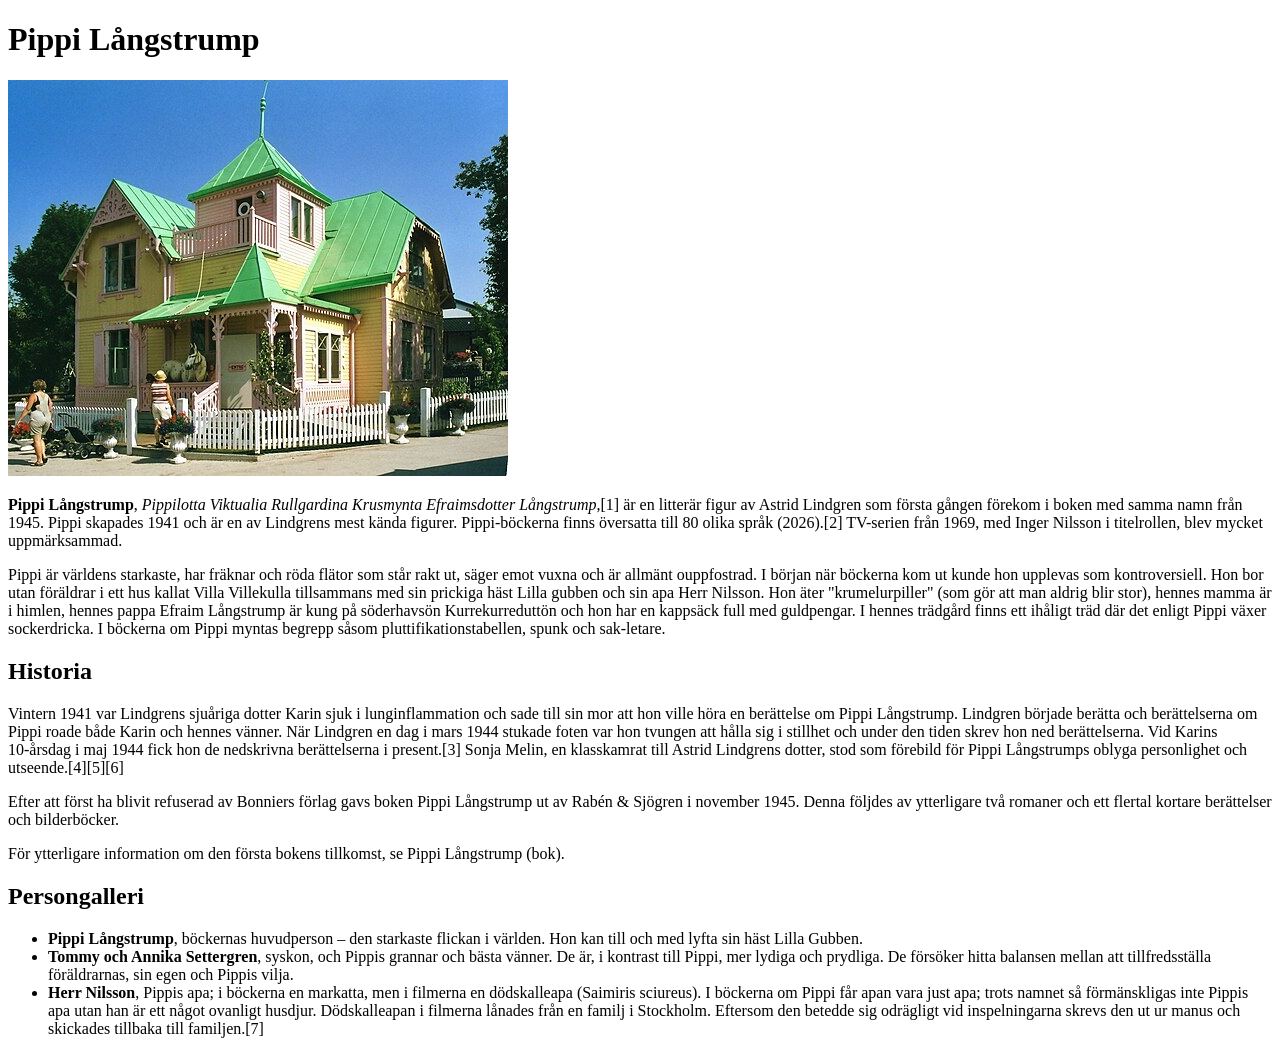
<file: index.html>
<!DOCTYPE html>
<html lang="en">

<head>
    <meta charset="UTF-8">
    <meta name="viewport" content="width=device-width, initial-scale=1.0">
    <title>Document</title>
</head>

<body>
    <h1> Pippi Långstrump</h1>
    <img src="./Villa_villekulla.jpg" alt="Villa Villekulla">
    <p><strong>Pippi Långstrump</strong>, <em>Pippilotta Viktualia Rullgardina Krusmynta Efraimsdotter Långstrump</em>,[1] är en litterär figur av
        Astrid Lindgren som första gången förekom i boken med samma namn från 1945. Pippi skapades 1941 och är en av
        Lindgrens mest kända figurer. Pippi-böckerna finns översatta till 80 olika språk (2026).[2] TV-serien från 1969,
        med Inger Nilsson i titelrollen, blev mycket uppmärksammad.</p>
    <p> Pippi är världens starkaste, har fräknar och röda flätor som står rakt ut, säger emot vuxna och är allmänt
        ouppfostrad. I början när böckerna kom ut kunde hon upplevas som kontroversiell. Hon bor utan föräldrar i ett
        hus kallat Villa Villekulla tillsammans med sin prickiga häst Lilla gubben och sin apa Herr Nilsson. Hon äter
        "krumelurpiller" (som gör att man aldrig blir stor), hennes mamma är i himlen, hennes pappa Efraim Långstrump är
        kung på söderhavsön Kurrekurreduttön och hon har en kappsäck full med guldpengar. I hennes trädgård finns ett
        ihåligt träd där det enligt Pippi växer sockerdricka. I böckerna om Pippi myntas begrepp såsom
        pluttifikationstabellen, spunk och sak-letare.</p>
    <h2>Historia</h2>
    <p>Vintern 1941 var Lindgrens sjuåriga dotter Karin sjuk i lunginflammation och sade till sin mor att hon ville höra
        en berättelse om Pippi Långstrump. Lindgren började berätta och berättelserna om Pippi roade både Karin och
        hennes vänner. När Lindgren en dag i mars 1944 stukade foten var hon tvungen att hålla sig i stillhet och under
        den tiden skrev hon ned berättelserna. Vid Karins 10-årsdag i maj 1944 fick hon de nedskrivna berättelserna i
        present.[3] Sonja Melin, en klasskamrat till Astrid Lindgrens dotter, stod som förebild för Pippi Långstrumps
        oblyga personlighet och utseende.[4][5][6]</p>
    <p>Efter att först ha blivit refuserad av Bonniers förlag gavs boken Pippi Långstrump ut av Rabén & Sjögren i
        november 1945. Denna följdes av ytterligare två romaner och ett flertal kortare berättelser och bilderböcker.
    </p>
    <p>För ytterligare information om den första bokens tillkomst, se Pippi Långstrump (bok).</p>
    <h2>Persongalleri</h2>
    <ul>
        <li><strong>Pippi Långstrump</strong>, böckernas huvudperson – den starkaste flickan i världen. Hon kan till och med lyfta sin häst Lilla Gubben.</li>
        <li><strong>Tommy och Annika Settergren</strong>, syskon, och Pippis grannar och bästa vänner. De är, i kontrast till Pippi, mer lydiga och prydliga. De försöker hitta balansen mellan att tillfredsställa föräldrarnas, sin egen och Pippis vilja.</li>
        <li><strong>Herr Nilsson</strong>, Pippis apa; i böckerna en markatta, men i filmerna en dödskalleapa (Saimiris sciureus). I böckerna om Pippi får apan vara just apa; trots namnet så förmänskligas inte Pippis apa utan han är ett något ovanligt husdjur. Dödskalleapan i filmerna lånades från en familj i Stockholm. Eftersom den betedde sig odrägligt vid inspelningarna skrevs den ut ur manus och skickades tillbaka till familjen.[7]</li>
    </ul>
</body>

</html>
</file>
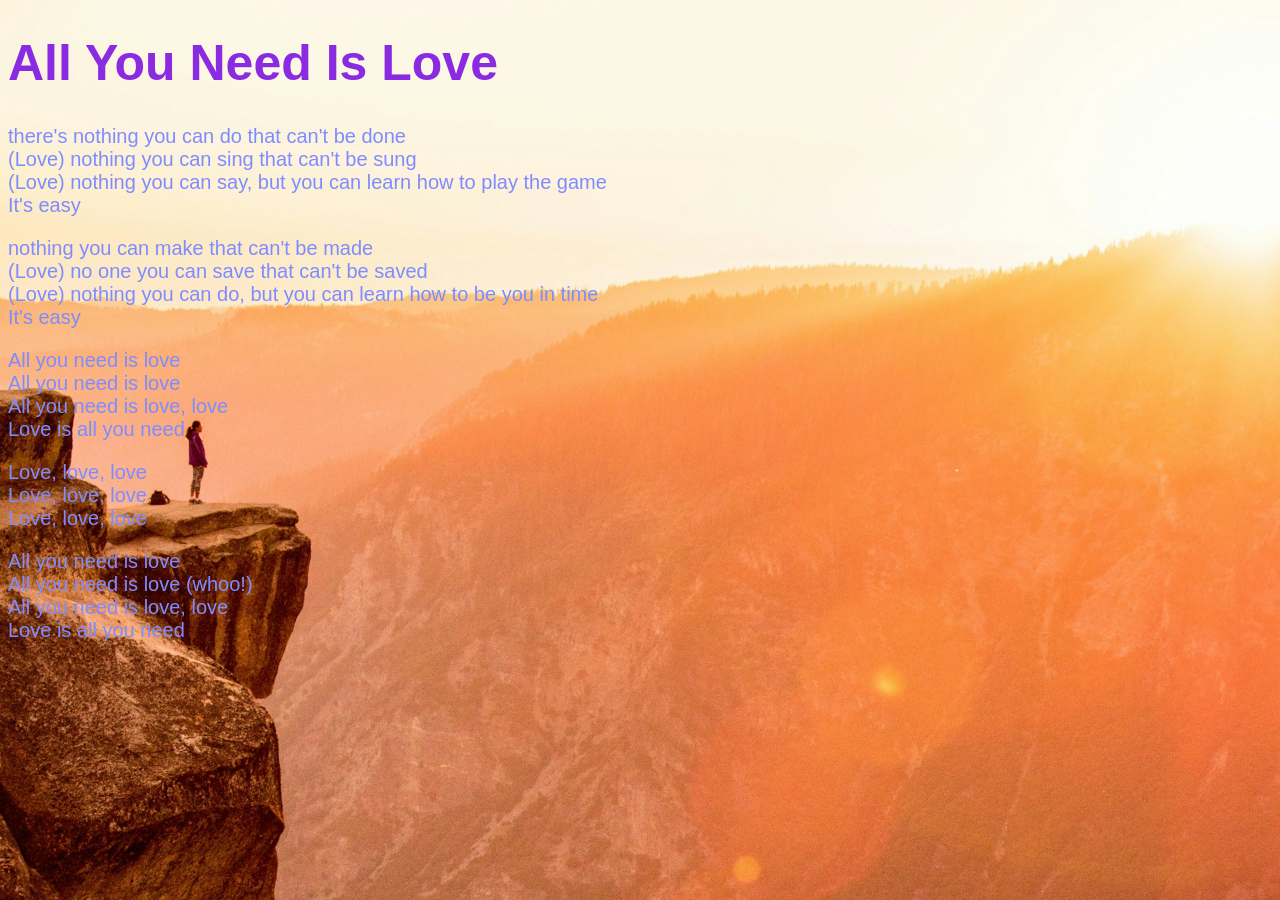
<file: kapitel-1/love/index.html>
<!DOCTYPE html>
<html lang="en">
<head>
    <meta charset="UTF-8">
    <meta name="viewport" content="width=device-width, initial-scale=1.0">
    <title>All You Need Is Love</title>
    <link rel="stylesheet" href="style.css">
</head>
<body>
    <h1>All You Need Is Love</h1>
    <p>there's nothing you can do that can't be done <br>
(Love) nothing you can sing that can't be sung <br>
(Love) nothing you can say, but you can learn how to play the game <br>
It's easy</p>
<p>nothing you can make that can't be made <br>
(Love) no one you can save that can't be saved <br>
(Love) nothing you can do, but you can learn how to be you in time <br>
It's easy</p>
<p>All you need is love <br>
All you need is love <br>
All you need is love, love <br>
Love is all you need</p>
<p>Love, love, love <br>
Love, love, love <br>
Love, love, love</p>
<p>All you need is love <br>
All you need is love (whoo!) <br>
All you need is love, love <br>
Love is all you need</p>
</body>
</html>
</file>
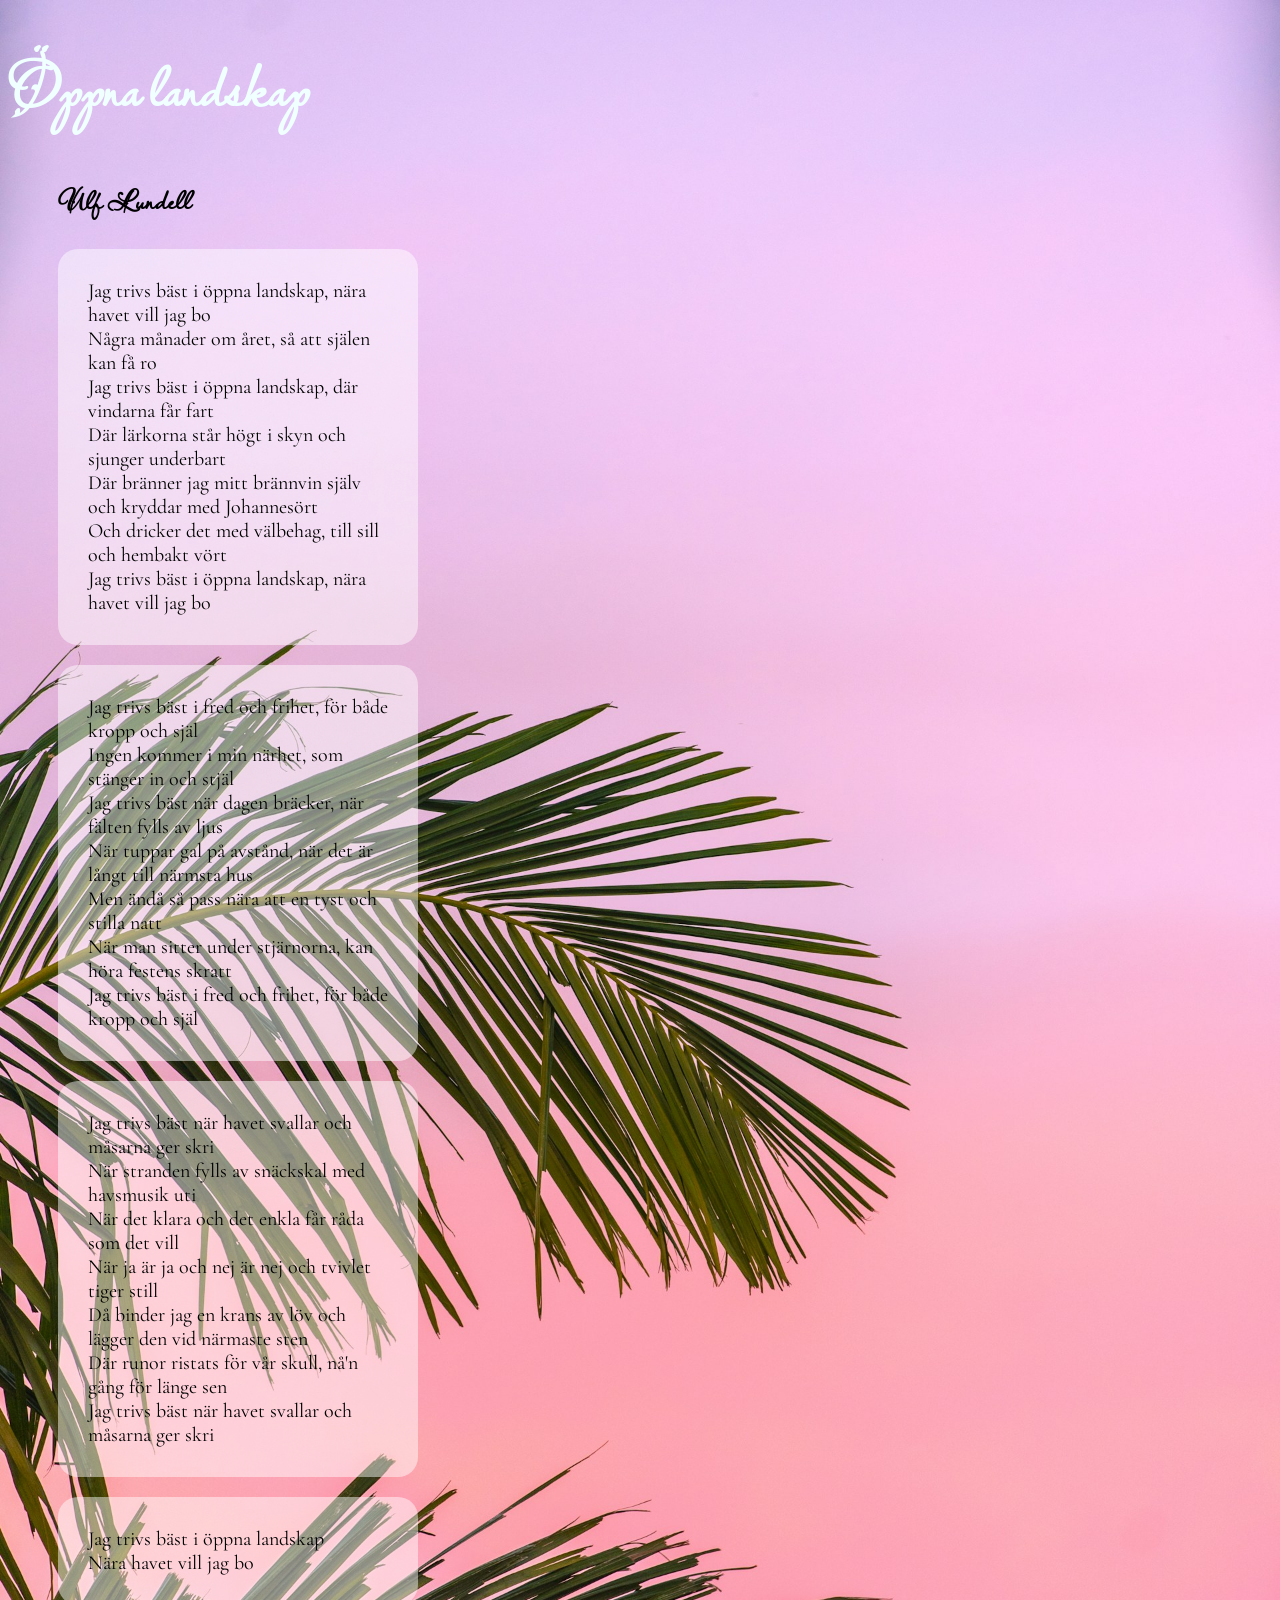
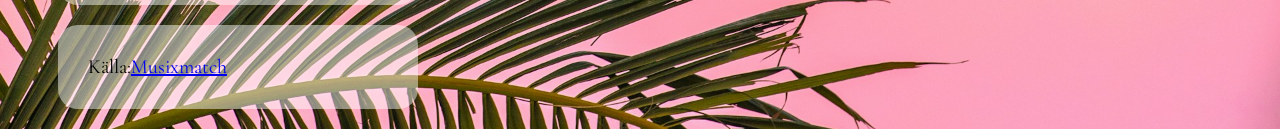
<file: kapitel-1/oppna-landskap/index.html>
<!DOCTYPE html>
<html lang="en">
<head>
    <meta charset="UTF-8">
    <meta name="viewport" content="width=device-width, initial-scale=1.0">
    <title>Öppna landskap</title>
    <link rel="stylesheet" href="style.css">
</head>
<body>
    <h1>Öppna landskap</h1>
    <h2>Ulf Lundell</h2>
    <p>Jag trivs bäst i öppna landskap, nära havet vill jag bo <br>
    Några månader om året, så att själen kan få ro <br>
    Jag trivs bäst i öppna landskap, där vindarna får fart <br>
    Där lärkorna står högt i skyn och sjunger underbart <br>
    Där bränner jag mitt brännvin själv och kryddar med Johannesört <br>
    Och dricker det med välbehag, till sill och hembakt vört <br>
    Jag trivs bäst i öppna landskap, nära havet vill jag bo</p>
    <p>Jag trivs bäst i fred och frihet, för både kropp och själ <br>
    Ingen kommer i min närhet, som stänger in och stjäl <br>
    Jag trivs bäst när dagen bräcker, när fälten fylls av ljus <br>
    När tuppar gal på avstånd, när det är långt till närmsta hus <br>
    Men ändå så pass nära att en tyst och stilla natt <br>
    När man sitter under stjärnorna, kan höra festens skratt <br>
    Jag trivs bäst i fred och frihet, för både kropp och själ</p>
    <p>Jag trivs bäst när havet svallar och måsarna ger skri <br>
    När stranden fylls av snäckskal med havsmusik uti <br>
    När det klara och det enkla får råda som det vill <br>
    När ja är ja och nej är nej och tvivlet tiger still <br>
    Då binder jag en krans av löv och lägger den vid närmaste sten <br>
    Där runor ristats för vår skull, nå'n gång för länge sen <br>
    Jag trivs bäst när havet svallar och måsarna ger skri</p>
    <p>Jag trivs bäst i öppna landskap <br>
    Nära havet vill jag bo</p>
    <p>Källa:<a href="https://www.musixmatch.com/pro/">Musixmatch</a></p>
</body>
</html>
</file>
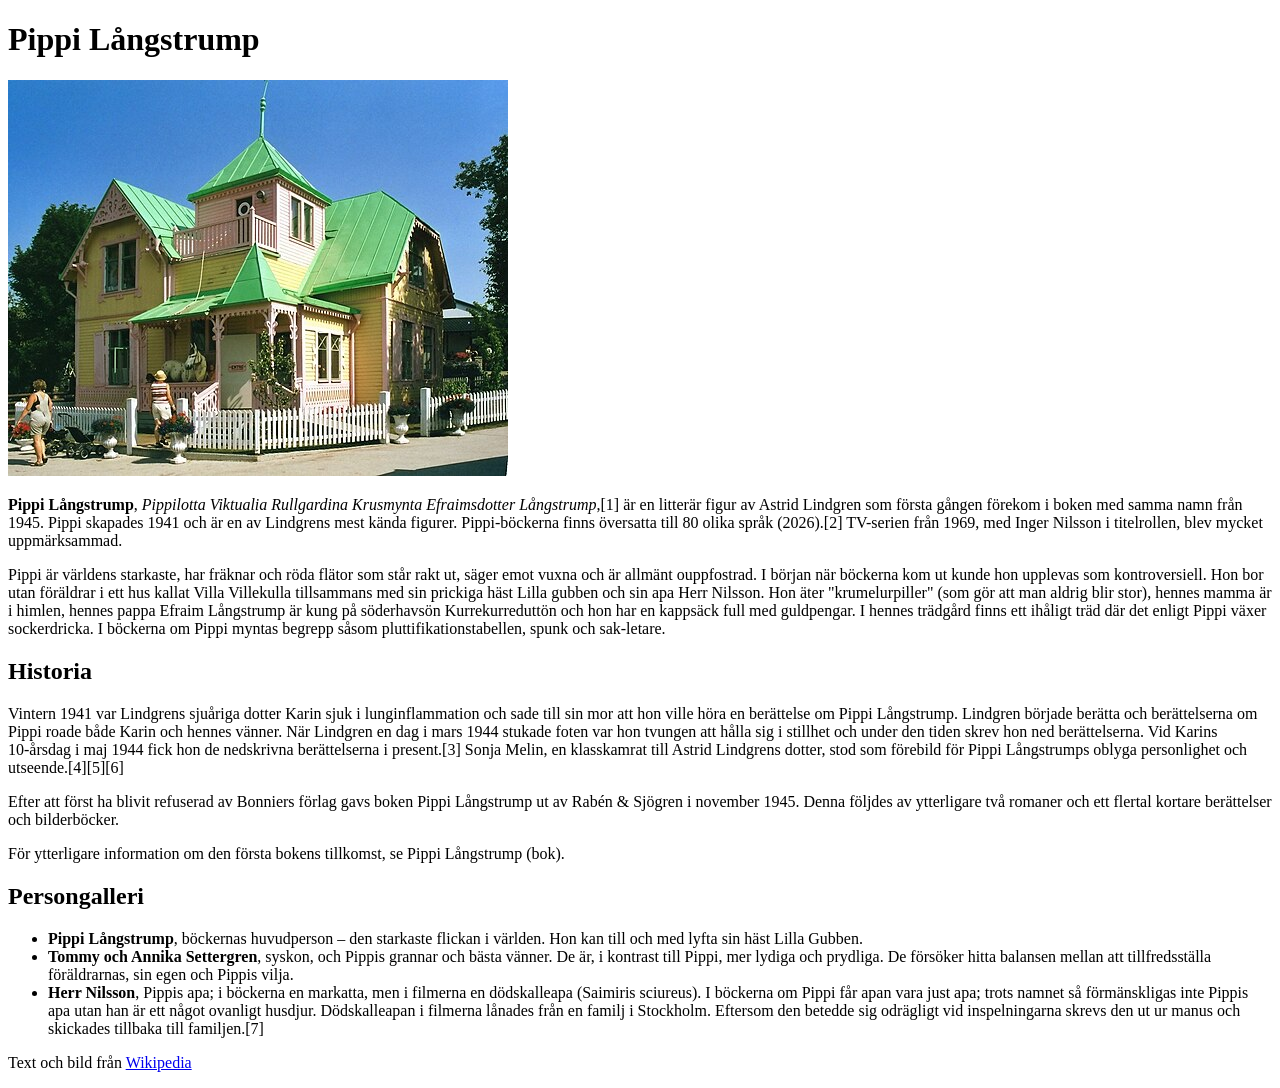
<file: kapitel-1/pippi/index.html>
<!DOCTYPE html>
<html lang="en">

<head>
    <meta charset="UTF-8">
    <meta name="viewport" content="width=device-width, initial-scale=1.0">
    <title>Document</title>
</head>

<body>
    <h1> Pippi Långstrump</h1>
    <img src="./Villa_villekulla.jpg" alt="Villa Villekulla">
    <p><strong>Pippi Långstrump</strong>, <em>Pippilotta Viktualia Rullgardina Krusmynta Efraimsdotter Långstrump</em>,[1] är en litterär figur av
        Astrid Lindgren som första gången förekom i boken med samma namn från 1945. Pippi skapades 1941 och är en av
        Lindgrens mest kända figurer. Pippi-böckerna finns översatta till 80 olika språk (2026).[2] TV-serien från 1969,
        med Inger Nilsson i titelrollen, blev mycket uppmärksammad.</p>
    <p> Pippi är världens starkaste, har fräknar och röda flätor som står rakt ut, säger emot vuxna och är allmänt
        ouppfostrad. I början när böckerna kom ut kunde hon upplevas som kontroversiell. Hon bor utan föräldrar i ett
        hus kallat Villa Villekulla tillsammans med sin prickiga häst Lilla gubben och sin apa Herr Nilsson. Hon äter
        "krumelurpiller" (som gör att man aldrig blir stor), hennes mamma är i himlen, hennes pappa Efraim Långstrump är
        kung på söderhavsön Kurrekurreduttön och hon har en kappsäck full med guldpengar. I hennes trädgård finns ett
        ihåligt träd där det enligt Pippi växer sockerdricka. I böckerna om Pippi myntas begrepp såsom
        pluttifikationstabellen, spunk och sak-letare.</p>
    <h2>Historia</h2>
    <p>Vintern 1941 var Lindgrens sjuåriga dotter Karin sjuk i lunginflammation och sade till sin mor att hon ville höra
        en berättelse om Pippi Långstrump. Lindgren började berätta och berättelserna om Pippi roade både Karin och
        hennes vänner. När Lindgren en dag i mars 1944 stukade foten var hon tvungen att hålla sig i stillhet och under
        den tiden skrev hon ned berättelserna. Vid Karins 10-årsdag i maj 1944 fick hon de nedskrivna berättelserna i
        present.[3] Sonja Melin, en klasskamrat till Astrid Lindgrens dotter, stod som förebild för Pippi Långstrumps
        oblyga personlighet och utseende.[4][5][6]</p>
    <p>Efter att först ha blivit refuserad av Bonniers förlag gavs boken Pippi Långstrump ut av Rabén & Sjögren i
        november 1945. Denna följdes av ytterligare två romaner och ett flertal kortare berättelser och bilderböcker.
    </p>
    <p>För ytterligare information om den första bokens tillkomst, se Pippi Långstrump (bok).</p>
    <h2>Persongalleri</h2>
    <ul>
        <li><strong>Pippi Långstrump</strong>, böckernas huvudperson – den starkaste flickan i världen. Hon kan till och med lyfta sin häst Lilla Gubben.</li>
        <li><strong>Tommy och Annika Settergren</strong>, syskon, och Pippis grannar och bästa vänner. De är, i kontrast till Pippi, mer lydiga och prydliga. De försöker hitta balansen mellan att tillfredsställa föräldrarnas, sin egen och Pippis vilja.</li>
        <li><strong>Herr Nilsson</strong>, Pippis apa; i böckerna en markatta, men i filmerna en dödskalleapa (Saimiris sciureus). I böckerna om Pippi får apan vara just apa; trots namnet så förmänskligas inte Pippis apa utan han är ett något ovanligt husdjur. Dödskalleapan i filmerna lånades från en familj i Stockholm. Eftersom den betedde sig odrägligt vid inspelningarna skrevs den ut ur manus och skickades tillbaka till familjen.[7]</li>
    </ul>
    <p>Text och bild från <a href="https://sv.wikipedia.org/wiki/Pippi_L%C3%A5ngstrump">Wikipedia</a></p>
</body>

</html>
</file>
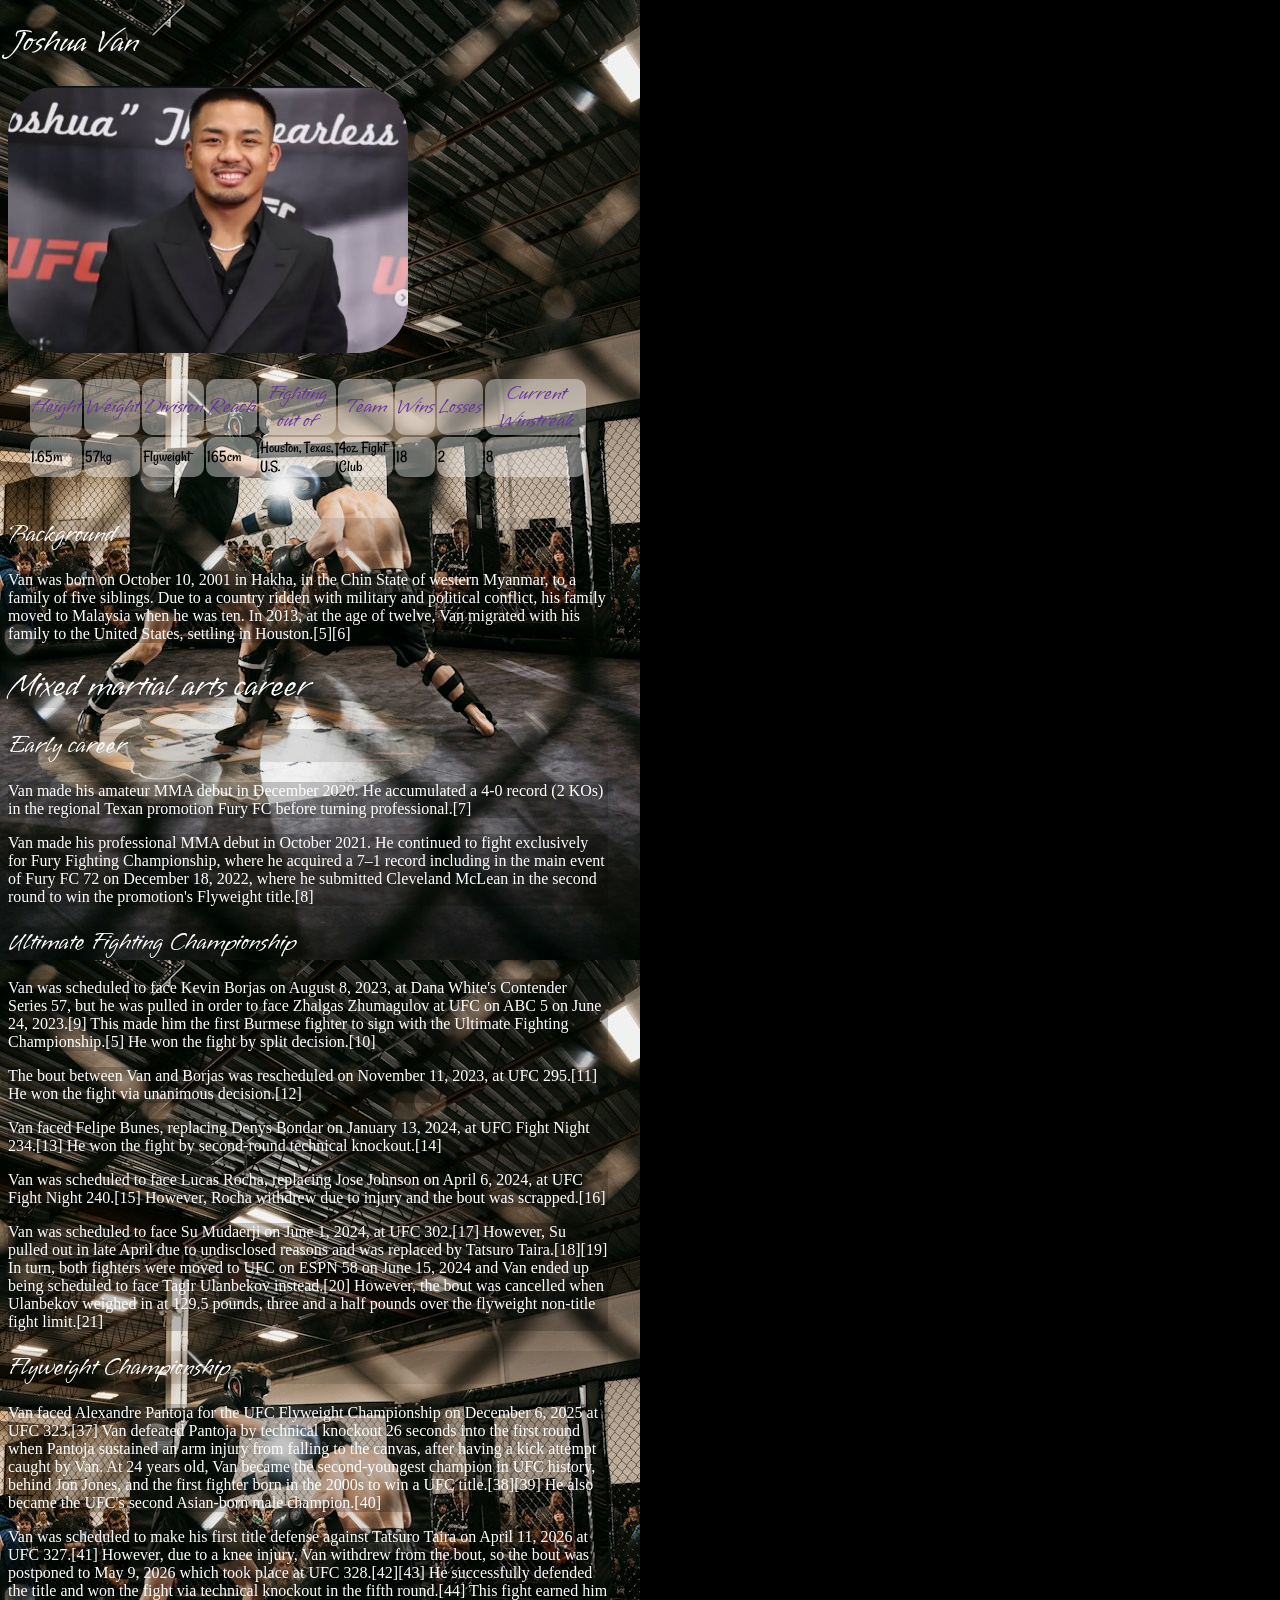
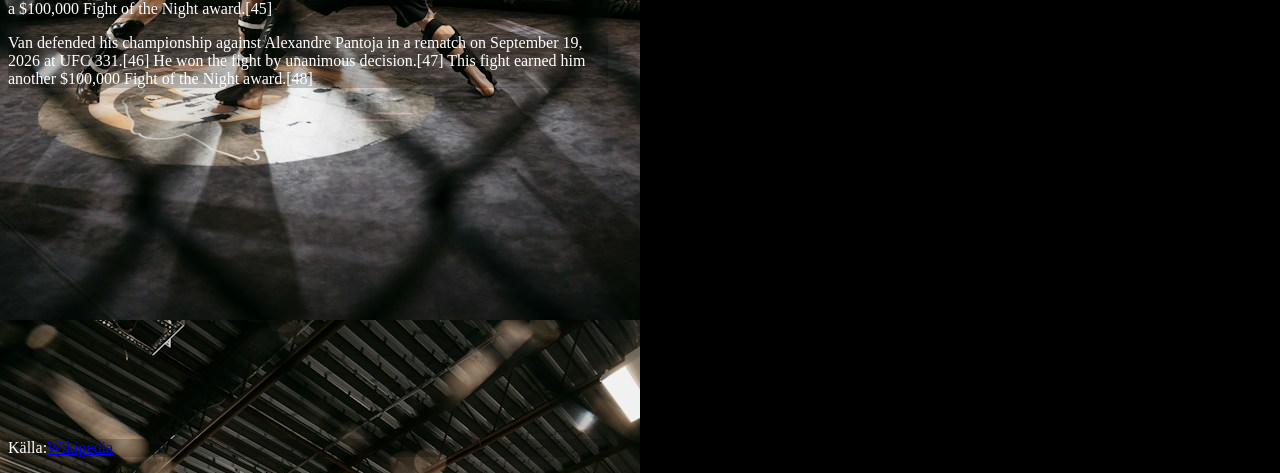
<file: kapitel-2/personportratt/index.html>
<!DOCTYPE html>
<html lang="en">
<head>
    <meta charset="UTF-8">
    <meta name="viewport" content="width=device-width, initial-scale=1.0">
    <title>Document</title>
    <link rel="stylesheet" href="style.css">
</head>
<body>
    <h1>Joshua Van</h1>
    <img src="./bilder/images.jpeg" alt="Joshua Van">
    <table>
        <tr>
            <th>Height</th>
            <th>Weight</th>
            <th>Division</th>
            <th>Reach</th>
            <th>Fighting out of</th>
            <th>Team</th>  
            <th>Wins</th> 
            <th>Losses</th>  
            <th>Current Winstreak</th>       
        </tr>
        <tr>
            <td>1.65m</td>
            <td>57kg</td>
            <td>Flyweight</td>
            <td>165cm</td>
            <td>Houston, Texas, U.S.</td>
            <td>4oz. Fight Club</td>
            <td>18</td>
            <td>2</td>
            <td>8</td>
        </tr>
    </table>
    <h2>Background</h2>
    <p>Van was born on October 10, 2001 in Hakha, in the Chin State of western Myanmar, to a family of five siblings. Due to a country ridden with military and political conflict, his family moved to Malaysia when he was ten. In 2013, at the age of twelve, Van migrated with his family to the United States, settling in Houston.[5][6]</p>
    <h1>Mixed martial arts career</h1>
    <h2>Early career</h2>
    <p>Van made his amateur MMA debut in December 2020. He accumulated a 4-0 record (2 KOs) in the regional Texan promotion Fury FC before turning professional.[7]</p>
    <p>Van made his professional MMA debut in October 2021. He continued to fight exclusively for Fury Fighting Championship, where he acquired a 7–1 record including in the main event of Fury FC 72 on December 18, 2022, where he submitted Cleveland McLean in the second round to win the promotion's Flyweight title.[8]</p>
    <h2>Ultimate Fighting Championship</h2>
    <p>Van was scheduled to face Kevin Borjas on August 8, 2023, at Dana White's Contender Series 57, but he was pulled in order to face Zhalgas Zhumagulov at UFC on ABC 5 on June 24, 2023.[9] This made him the first Burmese fighter to sign with the Ultimate Fighting Championship.[5] He won the fight by split decision.[10]</p>
    <p>The bout between Van and Borjas was rescheduled on November 11, 2023, at UFC 295.[11] He won the fight via unanimous decision.[12]</p>
    <p>Van faced Felipe Bunes, replacing Denys Bondar on January 13, 2024, at UFC Fight Night 234.[13] He won the fight by second-round technical knockout.[14]</p>
    <p>Van was scheduled to face Lucas Rocha, replacing Jose Johnson on April 6, 2024, at UFC Fight Night 240.[15] However, Rocha withdrew due to injury and the bout was scrapped.[16]</p>
    <p>Van was scheduled to face Su Mudaerji on June 1, 2024, at UFC 302.[17] However, Su pulled out in late April due to undisclosed reasons and was replaced by Tatsuro Taira.[18][19] In turn, both fighters were moved to UFC on ESPN 58 on June 15, 2024 and Van ended up being scheduled to face Tagir Ulanbekov instead.[20] However, the bout was cancelled when Ulanbekov weighed in at 129.5 pounds, three and a half pounds over the flyweight non-title fight limit.[21]</p>
    <h2>Flyweight Championship</h2>
    <p>Van faced Alexandre Pantoja for the UFC Flyweight Championship on December 6, 2025 at UFC 323.[37] Van defeated Pantoja by technical knockout 26 seconds into the first round when Pantoja sustained an arm injury from falling to the canvas, after having a kick attempt caught by Van. At 24 years old, Van became the second-youngest champion in UFC history, behind Jon Jones, and the first fighter born in the 2000s to win a UFC title.[38][39] He also became the UFC's second Asian-born male champion.[40]</p>
    <p>Van was scheduled to make his first title defense against Tatsuro Taira on April 11, 2026 at UFC 327.[41] However, due to a knee injury, Van withdrew from the bout, so the bout was postponed to May 9, 2026 which took place at UFC 328.[42][43] He successfully defended the title and won the fight via technical knockout in the fifth round.[44] This fight earned him a $100,000 Fight of the Night award.[45]</p>
    <p>Van defended his championship against Alexandre Pantoja in a rematch on September 19, 2026 at UFC 331.[46] He won the fight by unanimous decision.[47] This fight earned him another $100,000 Fight of the Night award.[48]</p>
    <iframe width="560" height="315" src="https://www.youtube.com/embed/3rvwO7RC9-o?si=1CyaNWC6kZMbctHy" title="YouTube video player" frameborder="0" allow="accelerometer; autoplay; clipboard-write; encrypted-media; gyroscope; picture-in-picture; web-share" referrerpolicy="strict-origin-when-cross-origin" allowfullscreen></iframe>
    <p>Källa:<a href="https://en.wikipedia.org/wiki/Joshua_Van">Wikipedia</a></p>

</body>
</html>
</file>
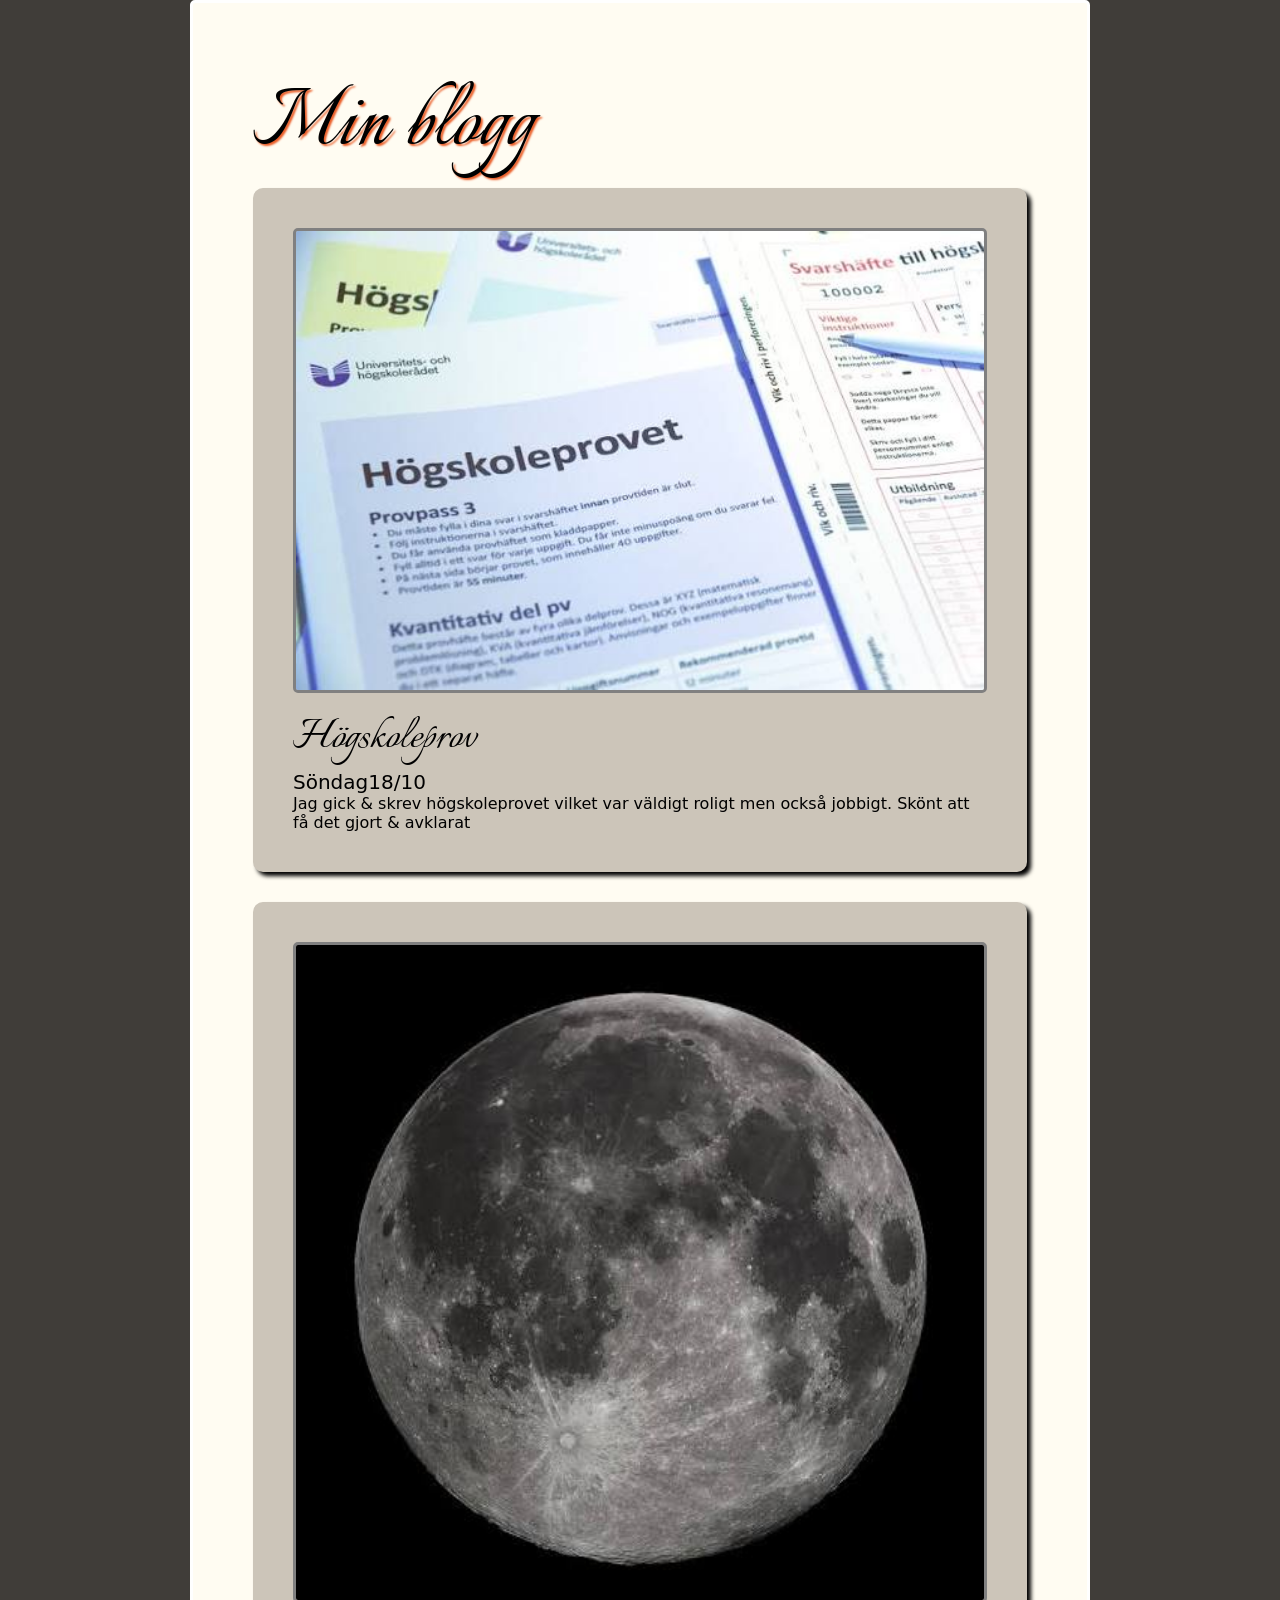
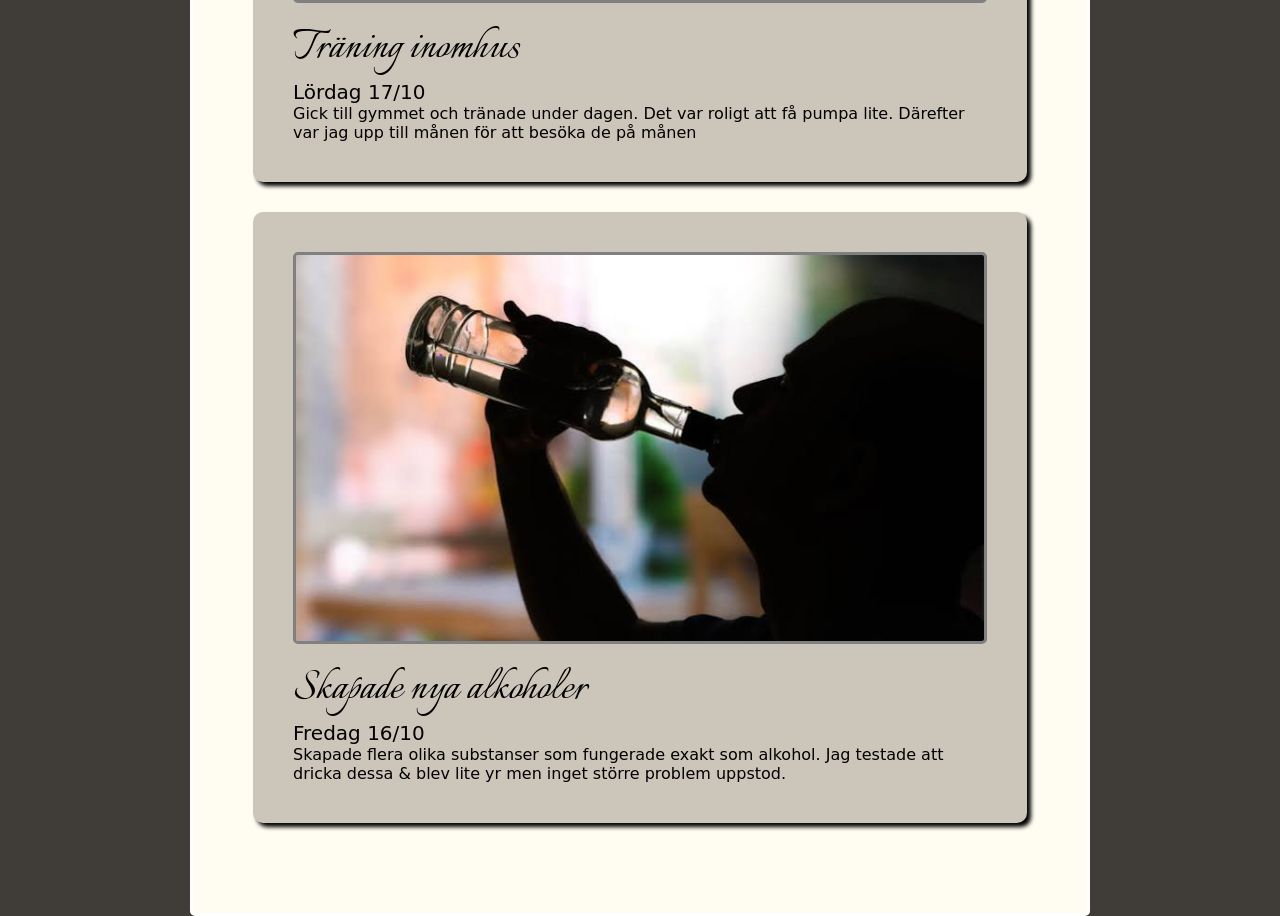
<file: kapitel-3/Blogg/index.html>
<!DOCTYPE html>
<html lang="en">
<head>
    <meta charset="UTF-8">
    <meta name="viewport" content="width=device-width, initial-scale=1.0">
    <title>Min blogg</title>
    <link rel="stylesheet" href="style.css">
</head>
<body>
    <div class="sida">
        <h1>Min blogg</h1>
        <div class="inlagg">
            <img src="./bilder/images.jpeg" alt="Hödskoleprov">
            <h2>Högskoleprov</h2>
            <p class="datum">Söndag18/10</p>
            <p>Jag gick & skrev högskoleprovet vilket var väldigt roligt men också jobbigt. Skönt att få det gjort & avklarat</p>
        </div>
        <div class="inlagg">
            <img src="./bilder/images (1).jpeg" alt="Månen">
            <h2>Träning inomhus</h2>
            <p class="datum">Lördag 17/10</p>
            <p>Gick till gymmet och tränade under dagen. Det var roligt att få pumpa lite. Därefter var jag upp till månen för att besöka de på månen</p>
        </div>
        <div class="inlagg">
            <img src="./bilder/images (2).jpeg" alt="Alkohol">
            <h2>Skapade nya alkoholer</h2>
            <p class="datum">Fredag 16/10</p>
            <p>Skapade flera olika substanser som fungerade exakt som alkohol. Jag testade att dricka dessa & blev lite yr men inget större problem uppstod.</p>
        </div>
    </div>
</body>
</html>
</file>
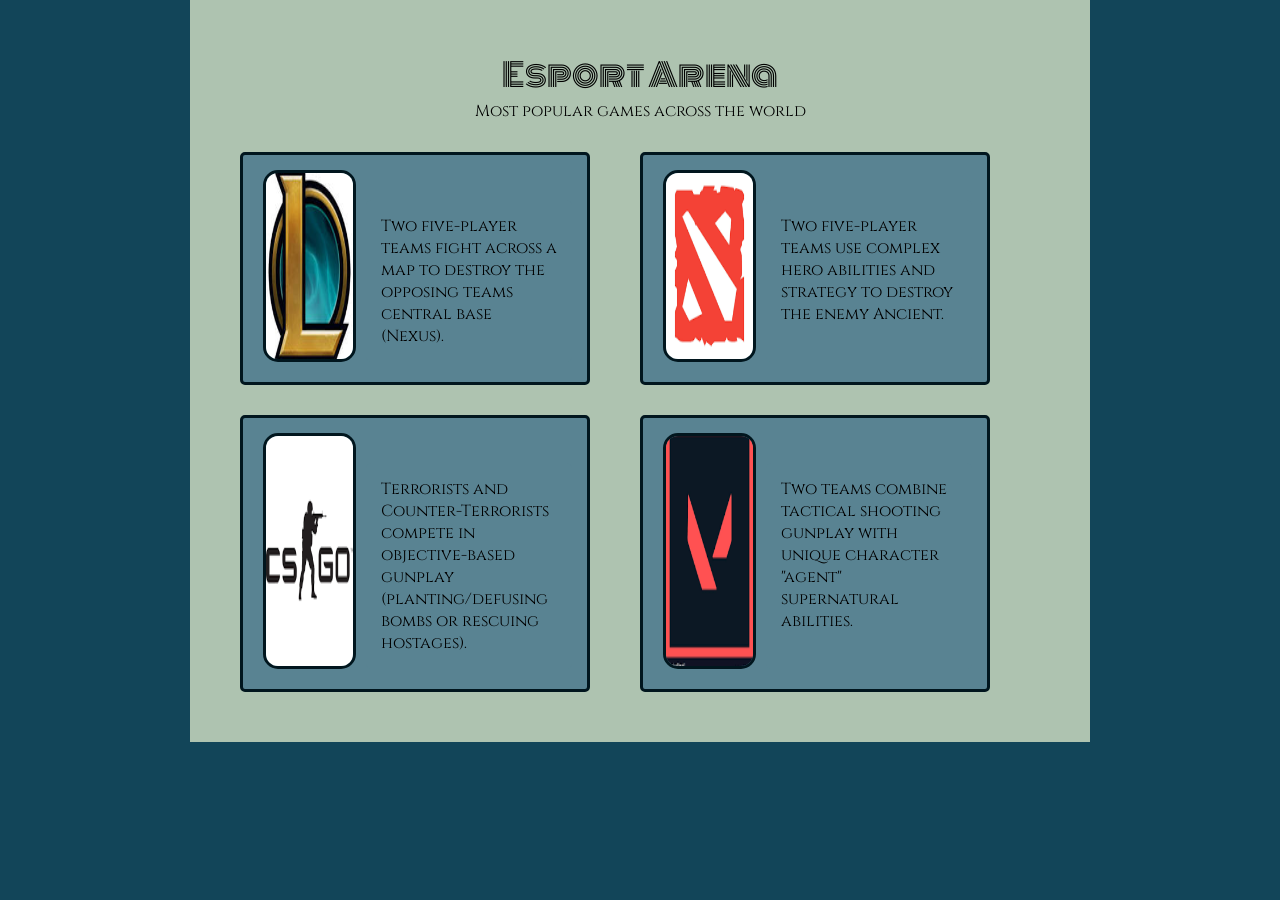
<file: kapitel-3/E-Sport Arena/index.html>
<!DOCTYPE html>
<html lang="en">

<head>
    <meta charset="UTF-8">
    <meta name="viewport" content="width=device-width, initial-scale=1.0">
    <title>E-Sport Arena</title>
    <link rel="stylesheet" href="style.css">
</head>

<body>
    <div class="kontainer">
        <h1>Esport Arena</h1>
        <p class="news">Most popular games across the world</p>
        <div class="kolumner1">
            <div class="ruta">
                <img src="./bilder/leage.jpeg" alt="league">
                <p class="ruta1">Two five-player teams fight across a map to destroy the opposing teams central base
                    (Nexus).</p>
            </div>
            <div class="ruta">
                <img src="./bilder/dota.png" alt="dota">
                <p class="ruta1">Two five-player teams use complex hero abilities and strategy to destroy the enemy
                    Ancient.</p>
            </div>
        </div>
        <div class="kolumner2">
            <div class="ruta">
                <img src="./bilder/csgo.png" alt="csgo">
                <p class="ruta1">Terrorists and Counter-Terrorists compete in objective-based gunplay (planting/defusing
                    bombs or rescuing hostages).</p>
            </div>
            <div class="ruta">
                <img src="./bilder/valorant.png" alt="Valorant">
                <p class="ruta1">Two teams combine tactical shooting gunplay with unique character "agent" supernatural
                    abilities.</p>
            </div>
        </div>
    </div>
</body>

</html>
</file>
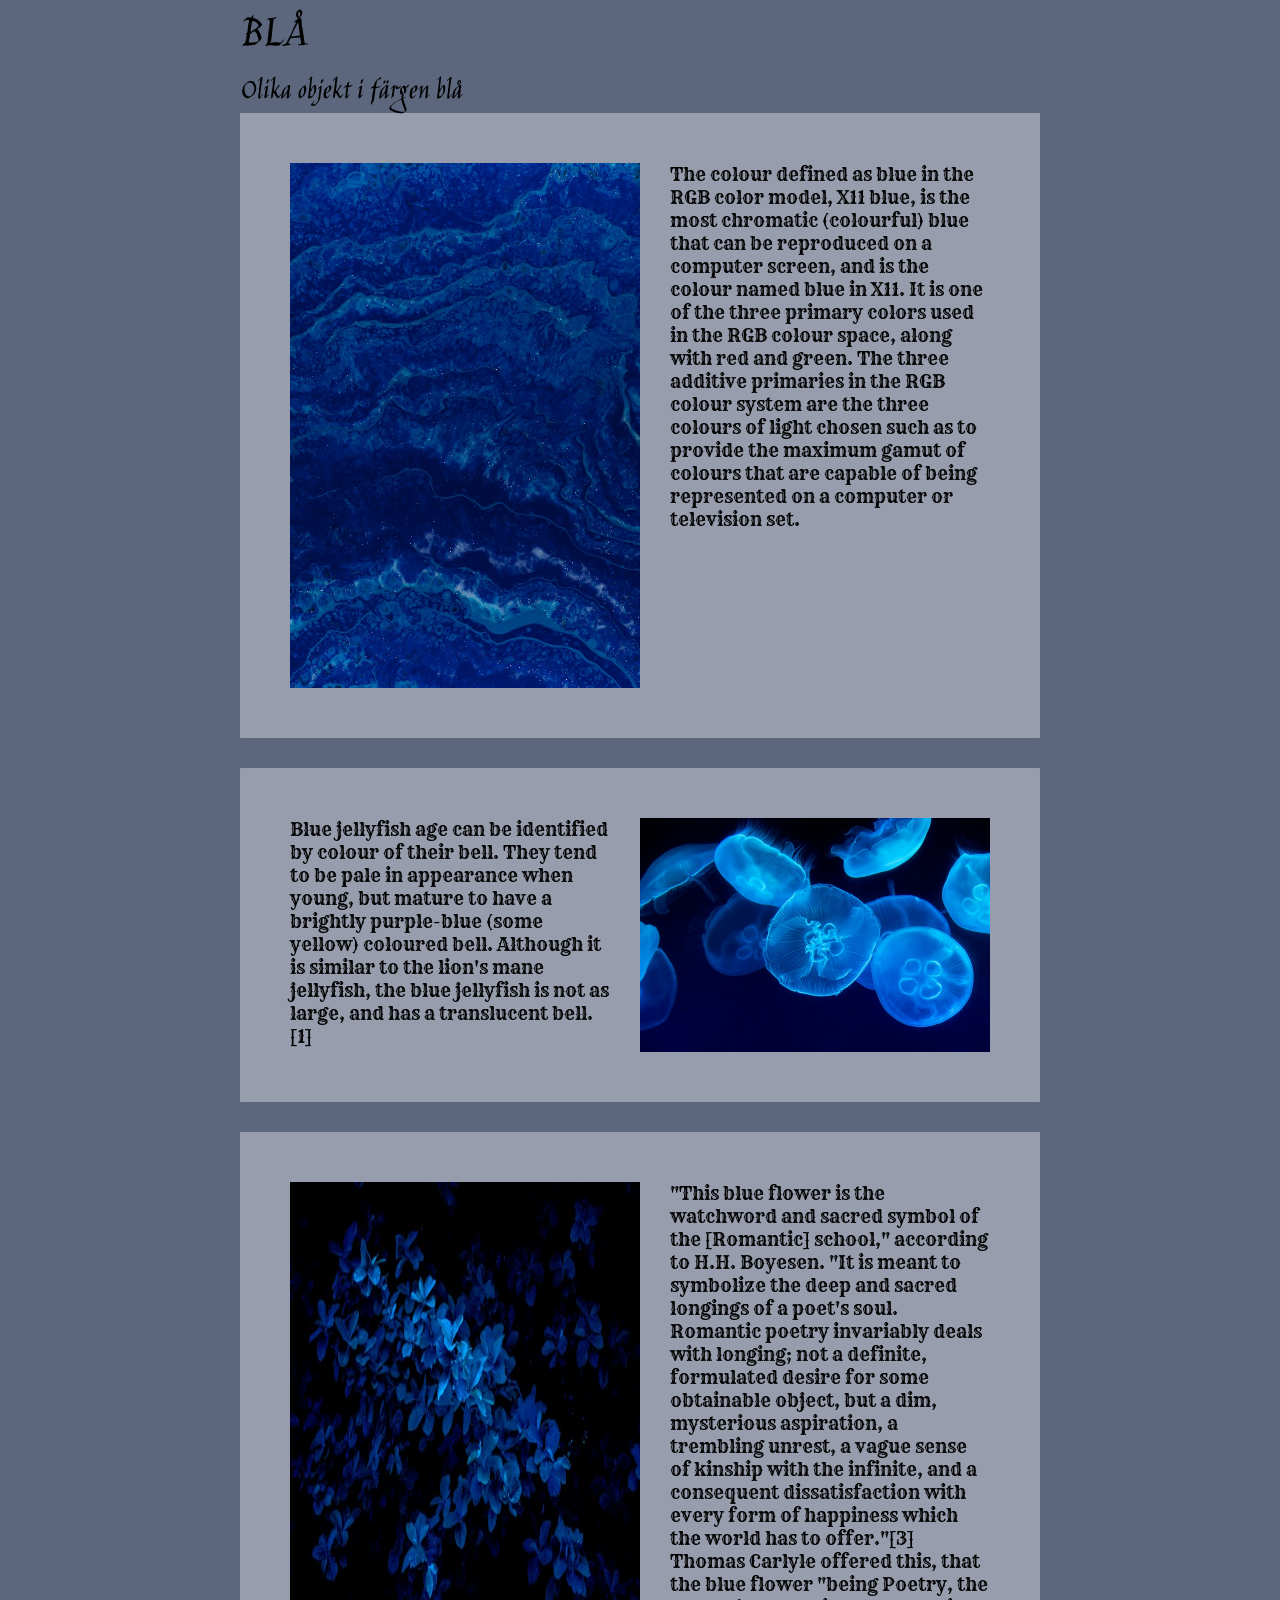
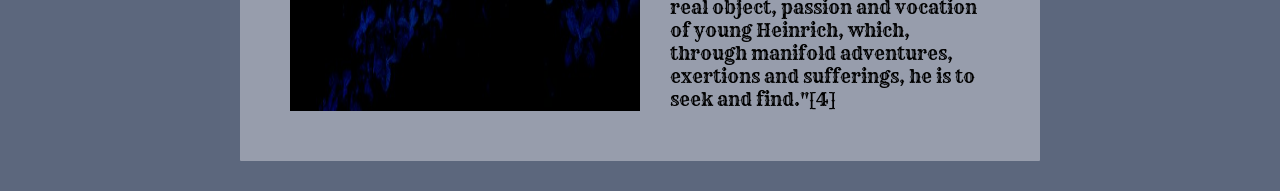
<file: kapitel-3/galleri/index.html>
<!DOCTYPE html>
<html lang="en">
<head>
    <meta charset="UTF-8">
    <meta name="viewport" content="width=device-width, initial-scale=1.0">
    <title>Bildgalleri</title>
    <link rel="stylesheet" href="style.css">
</head>
<body>
    <div class="kontainer">
        <h1>BLÅ</h1>
        <p class="intro">Olika objekt i färgen blå</p>
        <div class="box">
            <img src="./bilder/pawel-czerwinski-g0eRErPBoTA-unsplash.jpg" alt="Blue shades">
            <p class="bildtext">The colour defined as blue in the RGB color model, X11 blue, is the most chromatic (colourful) blue that can be reproduced on a computer screen, and is the colour named blue in X11. It is one of the three primary colors used in the RGB colour space, along with red and green. The three additive primaries in the RGB colour system are the three colours of light chosen such as to provide the maximum gamut of colours that are capable of being represented on a computer or television set.
</p>
        </div>
        <div class="box right">
            <img src="./bilder/marat-gilyadzinov-MYadhrkenNg-unsplash.jpg" alt="Manet">
            <p class="bildtext">Blue jellyfish age can be identified by colour of their bell. They tend to be pale in appearance when young, but mature to have a brightly purple-blue (some yellow) coloured bell. Although it is similar to the lion's mane jellyfish, the blue jellyfish is not as large, and has a translucent bell.[1]</p>
        </div>
        <div class="box">
            <img src="./bilder/fabrizio-conti-kXVogATbFgA-unsplash.jpg" alt="Flower">
            <p class="bildtext">"This blue flower is the watchword and sacred symbol of the [Romantic] school," according to H.H. Boyesen. "It is meant to symbolize the deep and sacred longings of a poet's soul. Romantic poetry invariably deals with longing; not a definite, formulated desire for some obtainable object, but a dim, mysterious aspiration, a trembling unrest, a vague sense of kinship with the infinite, and a consequent dissatisfaction with every form of happiness which the world has to offer."[3] Thomas Carlyle offered this, that the blue flower "being Poetry, the real object, passion and vocation of young Heinrich, which, through manifold adventures, exertions and sufferings, he is to seek and find."[4]</p>
        </div>
    </div>
</body>
</html>
</file>
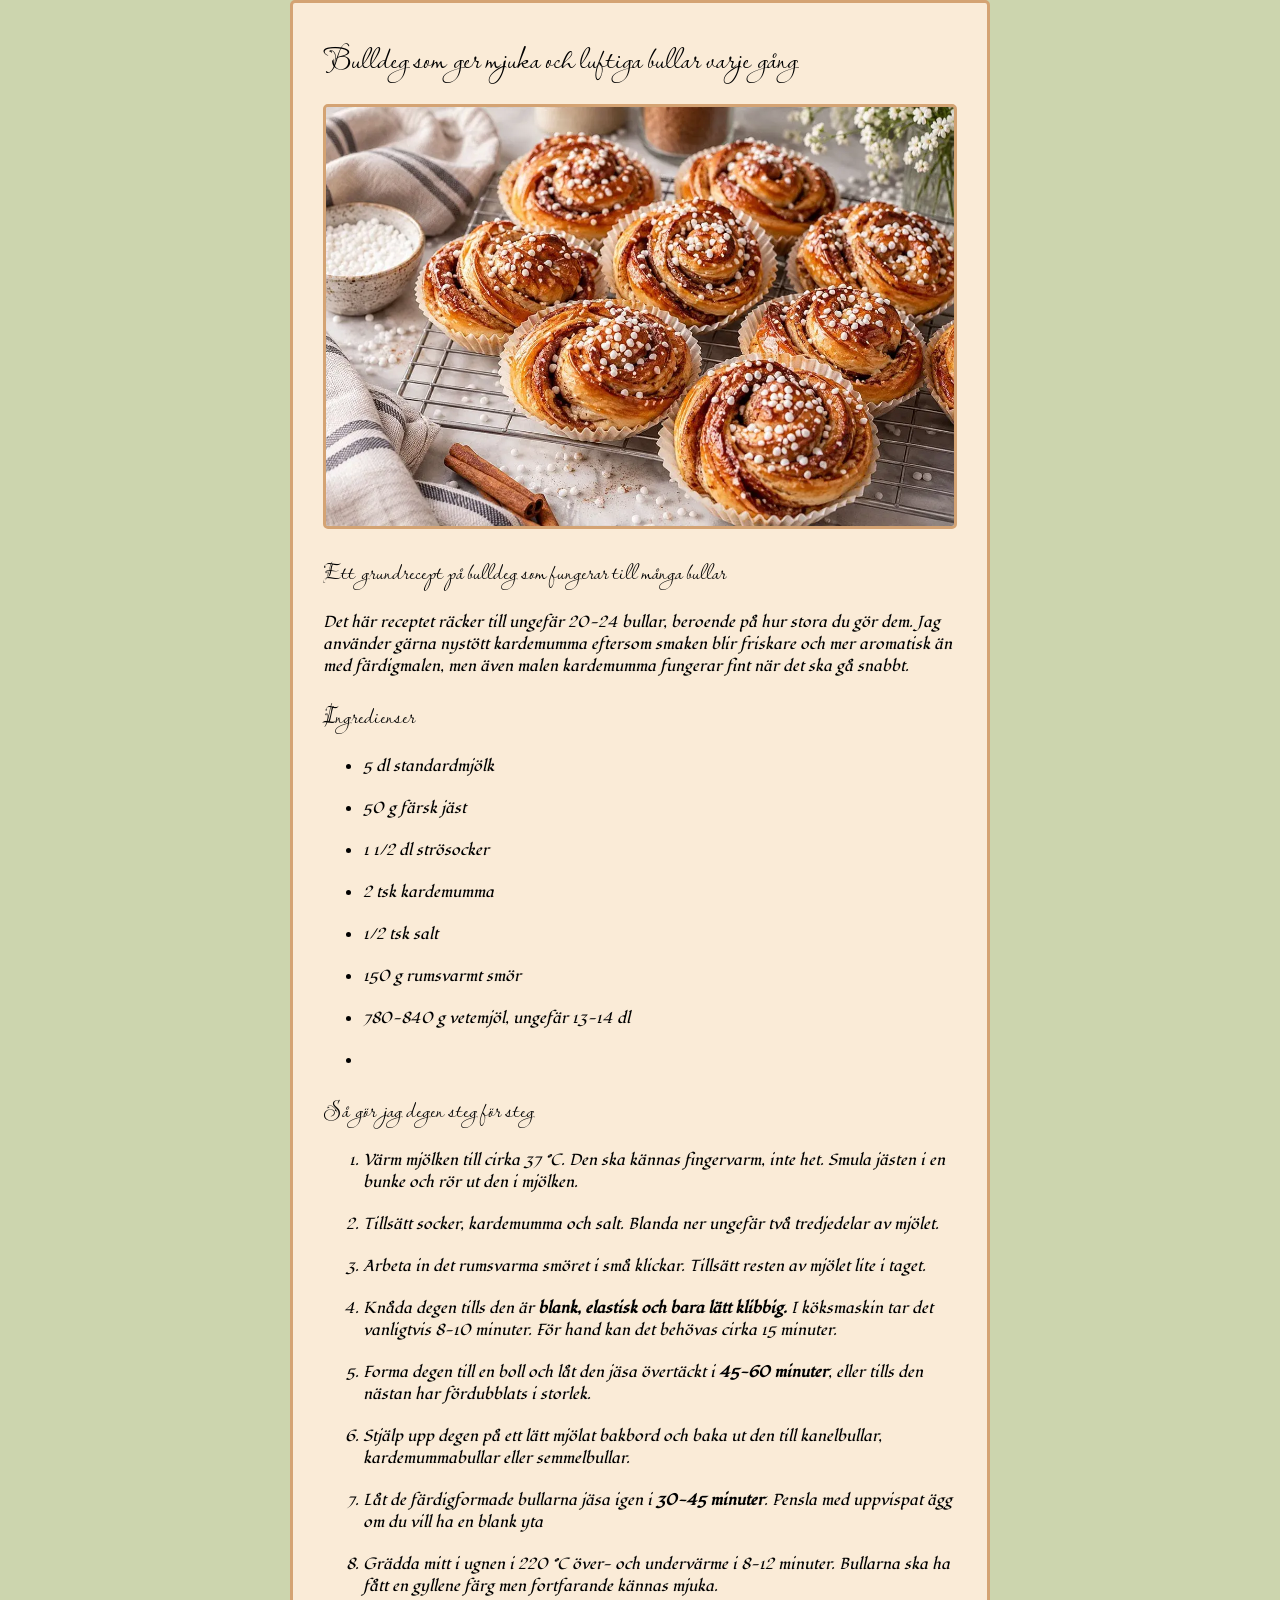
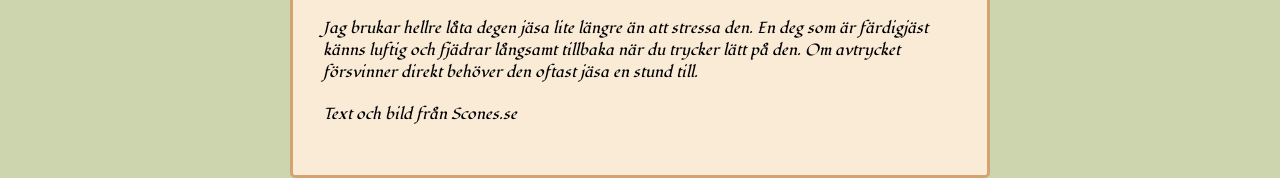
<file: kapitel-3/Scones/index.html>
<!DOCTYPE html>
<html lang="en">
<head>
    <meta charset="UTF-8">
    <meta name="viewport" content="width=device-width, initial-scale=1.0">
    <title>Scones</title>
    <link rel="stylesheet" href="style.css">
</head>
<body>
    <div>
        <h1>Bulldeg som ger mjuka och luftiga bullar varje gång</h1>
        <img src="./bilder/bulldeg-som-ger-mjuka-och-luftiga-bullar-varje-gang.webp" alt="Bullar">
        <h2>Ett grundrecept på bulldeg som fungerar till många bullar</h2>
        <p>Det här receptet räcker till ungefär 20-24 bullar, beroende på hur stora du gör dem. Jag använder gärna nystött kardemumma eftersom smaken blir friskare och mer aromatisk än med färdigmalen, men även malen kardemumma fungerar fint när det ska gå snabbt.</p>
        <h2>Ingredienser</h2>
        <ul>
            <li>5 dl standardmjölk</li>
            <li>50 g färsk jäst</li>
            <li>1 1/2 dl strösocker</li>
            <li>2 tsk kardemumma</li>
            <li>1/2 tsk salt</li>
            <li>150 g rumsvarmt smör</li>
            <li>780-840 g vetemjöl, ungefär 13-14 dl<li>
        </ul>
        <h2>Så gör jag degen steg för steg</h2>
        <ol>
            <li>Värm mjölken till cirka 37 °C. Den ska kännas fingervarm, inte het. Smula jästen i en bunke och rör ut den i mjölken.</li>
            <li>Tillsätt socker, kardemumma och salt. Blanda ner ungefär två tredjedelar av mjölet.</li>
            <li>Arbeta in det rumsvarma smöret i små klickar. Tillsätt resten av mjölet lite i taget.</li>
            <li>Knåda degen tills den är <strong>blank, elastisk och bara lätt klibbig.</strong> I köksmaskin tar det vanligtvis 8-10 minuter. För hand kan det behövas cirka 15 minuter.</li>
            <li>Forma degen till en boll och låt den jäsa övertäckt i <strong>45-60 minuter</strong>, eller tills den nästan har fördubblats i storlek.</li>
            <li>Stjälp upp degen på ett lätt mjölat bakbord och baka ut den till kanelbullar, kardemummabullar eller semmelbullar.</li>
            <li>Låt de färdigformade bullarna jäsa igen i <strong>30-45 minuter</strong>. Pensla med uppvispat ägg om du vill ha en blank yta</li>
            <li>Grädda mitt i ugnen i 220 °C över- och undervärme i 8-12 minuter. Bullarna ska ha fått en gyllene färg men fortfarande kännas mjuka.</li>
            </ol>
        <p>Jag brukar hellre låta degen jäsa lite längre än att stressa den. En deg som är färdigjäst känns luftig och fjädrar långsamt tillbaka när du trycker lätt på den. Om avtrycket försvinner direkt behöver den oftast jäsa en stund till.</p>

        <p>Text och bild från <a href="https://scones.se/bulldeg-som-ger-mjuka-och-luftiga-bullar-varje-gang">Scones.se</a></p>
    </div>
</body>
</html>
</file>
<file: kapitel-1/love/style.css>
body{ 
    background-color: bisque;
    background-image: url(./bilder/everett-mcintire--NtuKSJShtw-unsplash.jpg);
    background-size: cover;
}
h1{
    color: blueviolet;
    font-size: 50px;
    font-family: 'Franklin Gothic Medium', 'Arial Narrow', Arial, sans-serif;
}
p {
    color: rgb(127, 140, 255);
    font-size: 20px;
    font-family: Arial, Helvetica, sans-serif;
}
</file>
<file: kapitel-1/oppna-landskap/style.css>
@import url('https://fonts.googleapis.com/css2?family=Cormorant+Garamond:ital,wght@0,300..700;1,300..700&family=Lavishly+Yours&display=swap');
body {
    background-image: url(./bilder/nathan-hurst-BgBTv96kEW0-unsplash.jpg);
    background-size: cover;
    
}
h1 {
    font-family: "Lavishly Yours", cursive;
    color: azure;
    font-size: 60px;
}
h2 {
    font-family: "Lavishly Yours", cursive;
    font-size: 30px;
    margin-left: 50px;
}
p {
    font-family: "Cormorant Garamond", serif;
    font-size: 20px;
    margin-left: 50px;
    background-color:rgba(255, 255, 255, 0.47);
    width: 300px;
    padding: 30px;
    border-radius: 20px;
}
a {}
</file>
<file: kapitel-2/personportratt/style.css>
@import url('https://fonts.googleapis.com/css2?family=Rancho&family=Vujahday+Script&display=swap');

body{   
    background-image: url(./bilder/redd-francisco-P2pMvhoiW10-unsplash\ \(1\).jpg);
    width: 600px;
    background-repeat:repeat-y ;
    background-color: black;
}
h1{
    color: white;
    font-family: "Vujahday Script", cursive;
  font-weight: 400;
  font-style: normal;
  background-color: rgba(0, 0, 0, 0.100);
}
img{
    width: 400px;
    border-radius: 50px;
}
table{
    padding: 20px;    
    ;}
tr{}
th{
    font-size: 20px;
    border-radius: 10px;
    background-color: rgba(255, 255, 255, 0.400);
    color: rebeccapurple;
    font-family: "Vujahday Script", cursive;
  font-weight: 400;
  font-style: normal;
}
td{
    border-radius: 10px;
    background-color: rgba(255, 255, 255, 0.400);
    color: black;
    font-family: "Rancho", cursive;
  font-weight: 400;
  font-style: normal;
}
h2{
    color: white;
    font-family: "Vujahday Script", cursive;
  font-weight: 400;
  font-style: normal;
  background-color: rgba(0, 0, 0, 0.100);
}
p{
    color: white;
    background-color: rgba(0, 0, 0, 0.200);
}
</file>
<file: kapitel-3/Blogg/style.css>
@import url('https://fonts.googleapis.com/css2?family=Irish+Grover&family=Italianno&display=swap');

/* Enkel CSS-reset */
html {
    box-sizing: border-box;
}
*, *:before, *:after {
    box-sizing: inherit;
}
body, h1, h2, h3, h4, h5, h6, p, ul {
    margin: 0;
    padding: 0;
}
img {
    max-width: 100%;
    height: auto;
}

/* Färgpaletten */
:root{
    --floral-white: #fffcf2ff;
--dust-grey: #ccc5b9ff;
--charcoal-brown: #403d39ff;
--carbon-black: #252422ff;
--spicy-paprika: #eb5e28ff;
}

/* Sidans utseende  */

body{
    background-color: var(--charcoal-brown);
}
div.sida{
    background-color: var(--floral-white);
    width: 900px;
    margin-left: auto;
    margin-right: auto;
    padding: 60px;
    border-radius: 5px;
    border-style: solid;
    border-color: white;
}

/* Innehållets utseende */

h1{
    font-size: 100px;
    padding-left: auto;
    padding-right: auto;
     font-family: "Italianno", cursive;
  font-weight: 400;
  font-style: normal;
  text-shadow: 2px 2px 2px #eb5e28ff;
}
div.inlagg{
    background-color: var(--dust-grey);
    padding: 40px;
    margin-bottom: 30px;
    border-radius: 10px;
    box-shadow: 4px 4px 4px black;
}
img{
    width: 100%;
    margin-bottom: 10px;
    border-radius: 5px;
    border-style: solid;
    border-color: grey;
}
h2{
    font-size: 50px;
     font-family: "Italianno", cursive;
  font-weight: 400;
  font-style: normal;
}
p.datum{
    font-size: 20px;
}
p{
    font-family: "Irish Grover", system-ui;
  font-weight: 400;
  font-style: normal;
}
</file>
<file: kapitel-3/E-Sport Arena/style.css>
@import url('https://fonts.googleapis.com/css2?family=Cinzel:wght@400..900&family=Monoton&display=swap');
/* Enkel CSS-reset */
html {
    box-sizing: border-box;
}
*, *:before, *:after {
    box-sizing: inherit;
}
body, h1, h2, h3, h4, h5, h6, p, ul {
    margin: 0;
    padding: 0;
}
img {
    max-width: 100%;
    height: auto;
}

:root{
    --ink-black: #01161eff;
--dark-teal: #124559ff;
--air-force-blue: #598392ff;
--ash-grey: #aec3b0ff;
--beige: #eff6e0ff;
}

body{
    width: auto;
    background-color: #124559ff;
}
.kolumner1{
    display: flex;
    gap: 50px;
}
.kolumner2{
    display: flex;
    gap: 50px;
}
.kontainer{
    width: 900px;
    padding: 50px;
    background-color: #aec3b0ff;
     margin-left: auto;
    margin-right: auto;
}
h1{
    text-align: center;
    margin-left: auto;
    margin-right: auto;
    font-family: "Monoton", sans-serif;
  font-weight: 400;
  font-style: normal;
}
.news{
    text-align: center;
    font-family: "Cinzel", serif;
  font-optical-sizing: auto;
  font-weight: 300;
  font-style: normal;
}
.ruta{
    border-radius: 5px;
    border-style: solid;
    border-color: #01161eff;
    width: 350px;
    padding: 15px;
    border-radius: 5px;
    margin-top: 30px;
    background-color: #598392ff;
    display: flex;
    gap: 10px;
}
.ruta1{
     width: 350px;
    padding: 15px;
    border-radius: 5px;
    margin-top: 30px;
    background-color: #598392ff;
    display: flex;
    gap: 10px;
}
img{
    width: 30%;
    border-radius: 15px;
    border-style: solid;
    border-color: #01161eff;
}
.ruta{
    padding-bottom: 20px;
    padding-left: 20px;
    font-family: "Cinzel", serif;
  font-optical-sizing: auto;
  font-weight: 300;
  font-style: normal;
}
</file>
<file: kapitel-3/galleri/style.css>
@import url('https://fonts.googleapis.com/css2?family=Jim+Nightshade&family=Rye&display=swap');

/* Enkel CSS-reset */
html {
    box-sizing: border-box;
}
*, *:before, *:after {
    box-sizing: inherit;
}
body, h1, h2, h3, h4, h5, h6, p, ul {
    margin: 0;
    padding: 0;
}
img {
    max-width: 100%;
    height: auto;
}

/* Färgpalette */
:root{
    --smart-blue: #0466c8ff;
--sapphire: #0353a4ff;
--regal-navy: #023e7dff;
--prussian-blue: #002855ff;
--prussian-blue-2: #001845ff;
--prussian-blue-3: #001233ff;
--twilight-indigo: #33415cff;
--blue-slate: #5c677dff;
--slate-grey: #7d8597ff;
--lavender-grey: #979dacff;
}
/* sidans utseende */
body{
    background-color: #5c677dff;
}
div.kontainer{
    width: 800px;
    margin-left: auto;
    margin-right: auto;
 
}

/* sidans rubrik & intro */
h1{
    font-size: 50px;
    font-family: "Jim Nightshade", cursive;
  font-weight: 400;
  font-style: normal;

}
p.intro{
    font-size: 30px;
    font-family: "Jim Nightshade", cursive;
  font-weight: 400;
  font-style: normal;
}

/* Boxarnas utseende */
div.box{
    border-radius: 1px;
    margin-bottom: 30px;
    background-color: #979dacff;
    padding: 50px;
    display: flex;
    gap: 30px;
}
.right{
    flex-direction: row-reverse;
}
img{
    width: 50%;
}
p.bildtext{
    font-size: 18px;
    font-family: "Rye", serif;
  font-weight: 400;
  font-style: normal;
}
</file>
<file: kapitel-3/Scones/style.css>
@import url('https://fonts.googleapis.com/css2?family=Fondamento:ital@0;1&family=Lavishly+Yours&display=swap');

/* Enkel CSS-reset */
html {
    box-sizing: border-box;
}
*, *:before, *:after {
    box-sizing: inherit;
}
body, h1, h2, h3, h4, h5, h6, p, ul {
    margin: 0;
    padding: 0;
}

/* Sidans utseende */
body{
    background-color: #ccd5ae;
}
div{
    width: 700px;
    padding: 30px;
    margin-left: auto;
    margin-right: auto;
    border-radius: 5px;
    border-style: solid;
    border-color: #d4a373;
    background-color: antiquewhite;
}

/* Innehållets utseende */
h1{
    font-family: "Lavishly Yours", cursive;
  font-weight: 400;
  font-style: normal;
  margin-bottom: 20px;
}
h2{
    font-family: "Lavishly Yours", cursive;
  font-weight: 400;
  font-style: normal;
  margin-bottom: 20px;
}
img{
    width: 100%;
    margin-bottom: 20px;
    border-radius: 5px;
    border-style: solid;
    border-color: #d4a373;
}
p{
     font-family: "Fondamento", cursive;
  font-weight: 400;
  font-style: italic;
  margin-bottom: 20px;
}
ul{
    margin-bottom: 20px;
    margin-left: 40px;
}
li{
     font-family: "Fondamento", cursive;
  font-weight: 400;
  font-style: italic;
  margin-bottom: 20px;
}
ol{
    margin-bottom: 20px;
}
a{
    text-decoration: none;
    color: black;
}
</file>
